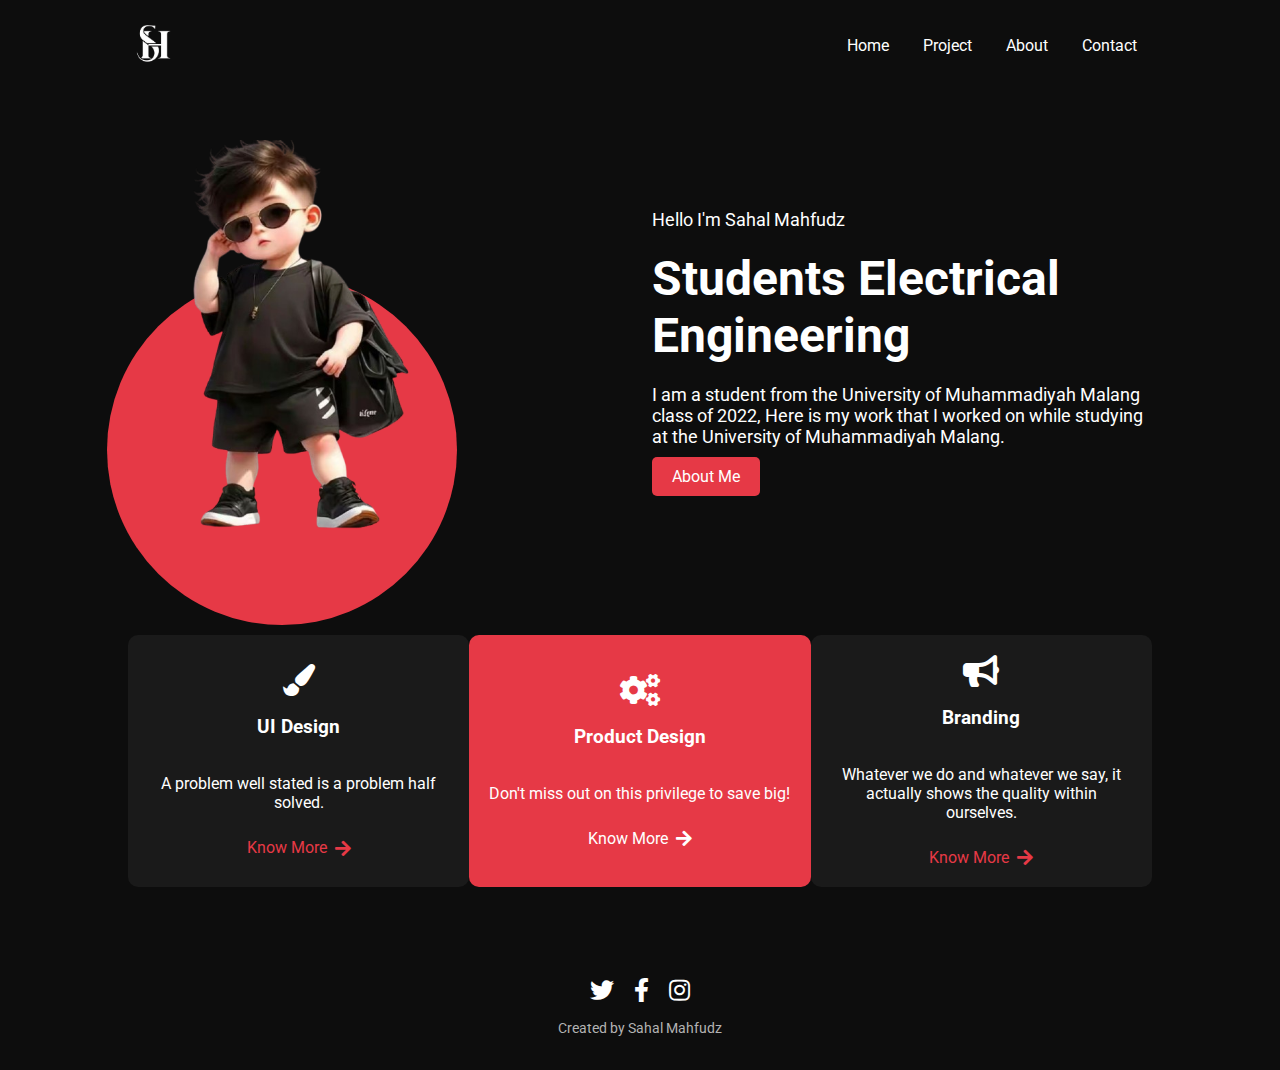
<file: index.html>
<!DOCTYPE html>
<html lang="en">
<head>
    <meta charset="UTF-8">
    <meta name="viewport" content="width=device-width, initial-scale=1.0">
    <title>Visual Designer Portfolio</title>
    <link href="https://cdnjs.cloudflare.com/ajax/libs/font-awesome/5.15.3/css/all.min.css" rel="stylesheet">
    <link href="https://fonts.googleapis.com/css2?family=Roboto:wght@400;700&display=swap" rel="stylesheet">
    <link rel="stylesheet" href="style.css">
    <link rel="shortcut icon" type="image/jpg" href="img/icon.png"/>
</head>
<body>
    <div class="container">
        <header>
            <img alt="Logo" src="img/logo.png" width="50">
            <nav>
                <a href="index.html">Home</a>
                <a href="project.html">Project</a>
                <a href="abbout.html">About</a>
                <a href="contact.html">Contact</a>
            </nav>
        </header>
        <section class="hero">
          <div class="hero-image-container">
              <img class="hero-image" alt="Visual Designer" src="img/unduhan__1_-removebg-preview.png" width="300">
          </div>
          <div class="hero-text">
              <p>Hello I'm Sahal Mahfudz</p>
              <h1>Students Electrical Engineering</h1>
              <p>I am a student from the University of Muhammadiyah Malang class of 2022, Here is my work that I worked on while studying at the University of Muhammadiyah Malang.</p>
              <a href="abbout.html">About Me</a>
          </div>
      </section>
      
        <section class="services">
          <div class="service">
              <i class="fas fa-paint-brush fa-2x"></i>
              <h3>UI Design</h3>
              <p>A problem well stated is a problem half solved.</p>
              <a href="UI Design.html" class="know-more">
                  Know More <i class="fas fa-arrow-right"></i>
              </a>
          </div>
          <div class="service">
              <i class="fas fa-cogs fa-2x"></i>
              <h3>Product Design</h3>
              <p>Don't miss out on this privilege to save big!</p>
              <a href="product_design.html" class="know-more">
                  Know More <i class="fas fa-arrow-right"></i>
              </a>
          </div>
          <div class="service">
              <i class="fas fa-bullhorn fa-2x"></i>
              <h3>Branding</h3>
              <p>Whatever we do and whatever we say, it actually shows the quality within ourselves.</p>
              <a href="branding.html" class="know-more">
                  Know More <i class="fas fa-arrow-right"></i>
              </a>
          </div>
      </section>

        <!-- More sections as in original code -->
        <footer>
          <div class="social-icons">
              <a href="https://x.com/SahalMa54816596?s=09"><i class="fab fa-twitter"></i></a>
              <a href="https://www.facebook.com/share/1BMgaGGTr7/"><i class="fab fa-facebook-f"></i></a>
              <a href="https://www.instagram.com/m.sahulll?igsh=OWRtb2llaGd5dnVp"><i class="fab fa-instagram"></i></a>
          </div>
          <p>Created by Sahal Mahfudz</p>
        </footer>
      
    </div>
</body>
</html>
</file>
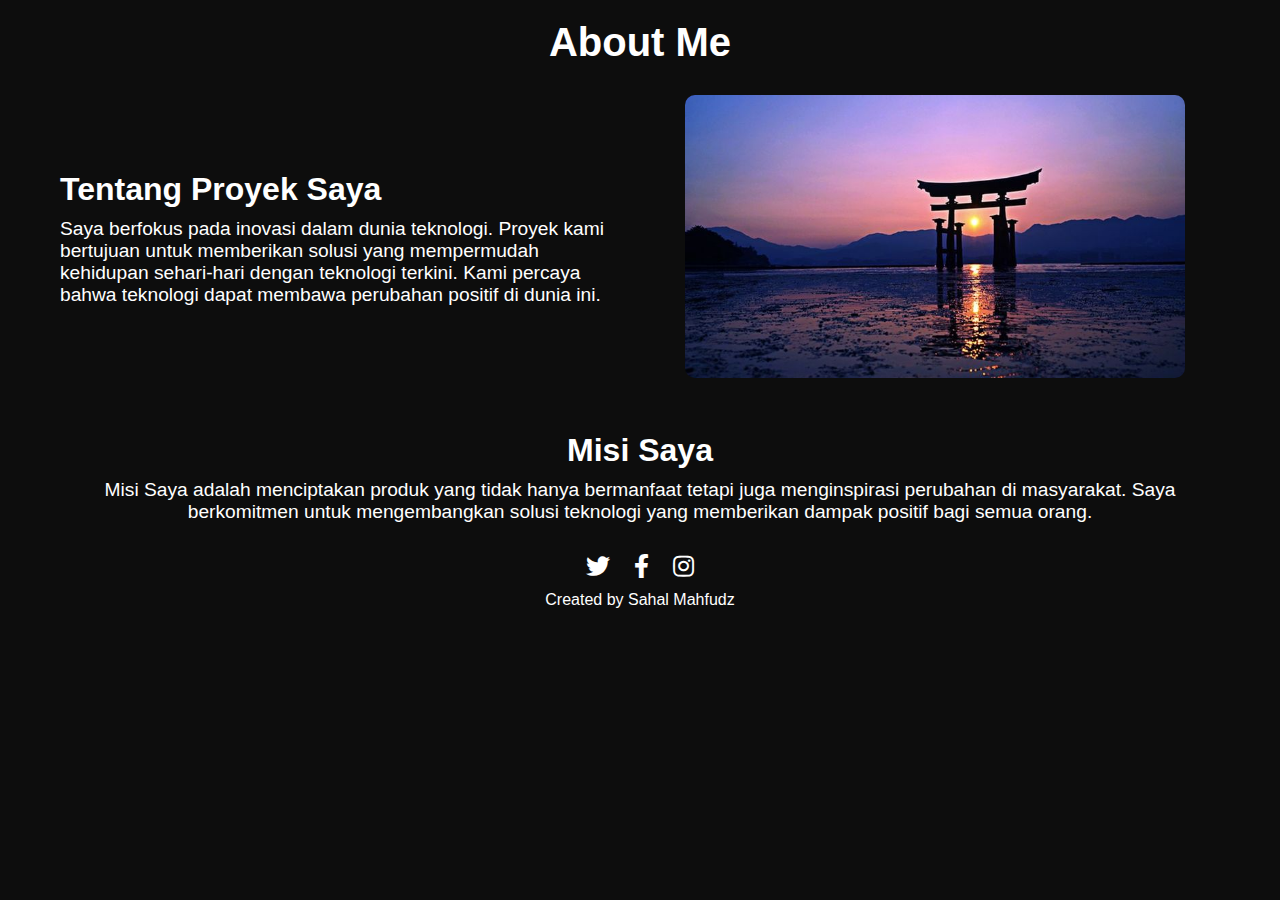
<file: abbout.html>
<!DOCTYPE html>
<html lang="id">
<head>
    <meta charset="UTF-8">
    <meta name="viewport" content="width=device-width, initial-scale=1.0">
    <title>About Me</title>
    <link rel="stylesheet" href="abbout.css">
    <!-- Link ke Font Awesome untuk ikon sosial media -->
    <link rel="stylesheet" href="https://cdnjs.cloudflare.com/ajax/libs/font-awesome/5.15.4/css/all.min.css">
    <link rel="shortcut icon" type="image/jpg" href="img/icon.png"/>

</head>
<body>
    <div class="container">
        <header>
            <h1>About Me</h1>
        </header>

        <section class="about-section">
            <div class="about-content">
                <h2>Tentang Proyek Saya</h2>
                <p>
                    Saya berfokus pada inovasi dalam dunia teknologi. Proyek kami bertujuan untuk memberikan solusi 
                    yang mempermudah kehidupan sehari-hari dengan teknologi terkini. Kami percaya bahwa teknologi dapat membawa perubahan 
                    positif di dunia ini.
                </p>
            </div>

            <div class="about-image">
                <img src="img/background.jpg" alt="Team Image">
            </div>
        </section>

        <section class="mission-section">
            <h2>Misi Saya</h2>
            <p>
                Misi Saya adalah menciptakan produk yang tidak hanya bermanfaat tetapi juga menginspirasi perubahan di masyarakat. Saya 
                berkomitmen untuk mengembangkan solusi teknologi yang memberikan dampak positif bagi semua orang.
            </p>
        </section>

        <footer>
            <div class="social-media">
                <a href="https://x.com/SahalMa54816596?s=09" target="_blank" class="social-icon"><i class="fab fa-twitter"></i></a>
                <a href="https://www.facebook.com/share/1BMgaGGTr7/" target="_blank" class="social-icon"><i class="fab fa-facebook-f"></i></a>
                <a href="https://www.instagram.com/m.sahulll?igsh=OWRtb2llaGd5dnVp" target="_blank" class="social-icon"><i class="fab fa-instagram"></i></a>

            </div>
            <p>Created by Sahal Mahfudz</p>
        </footer>
    </div>
</body>
</html>
</file>
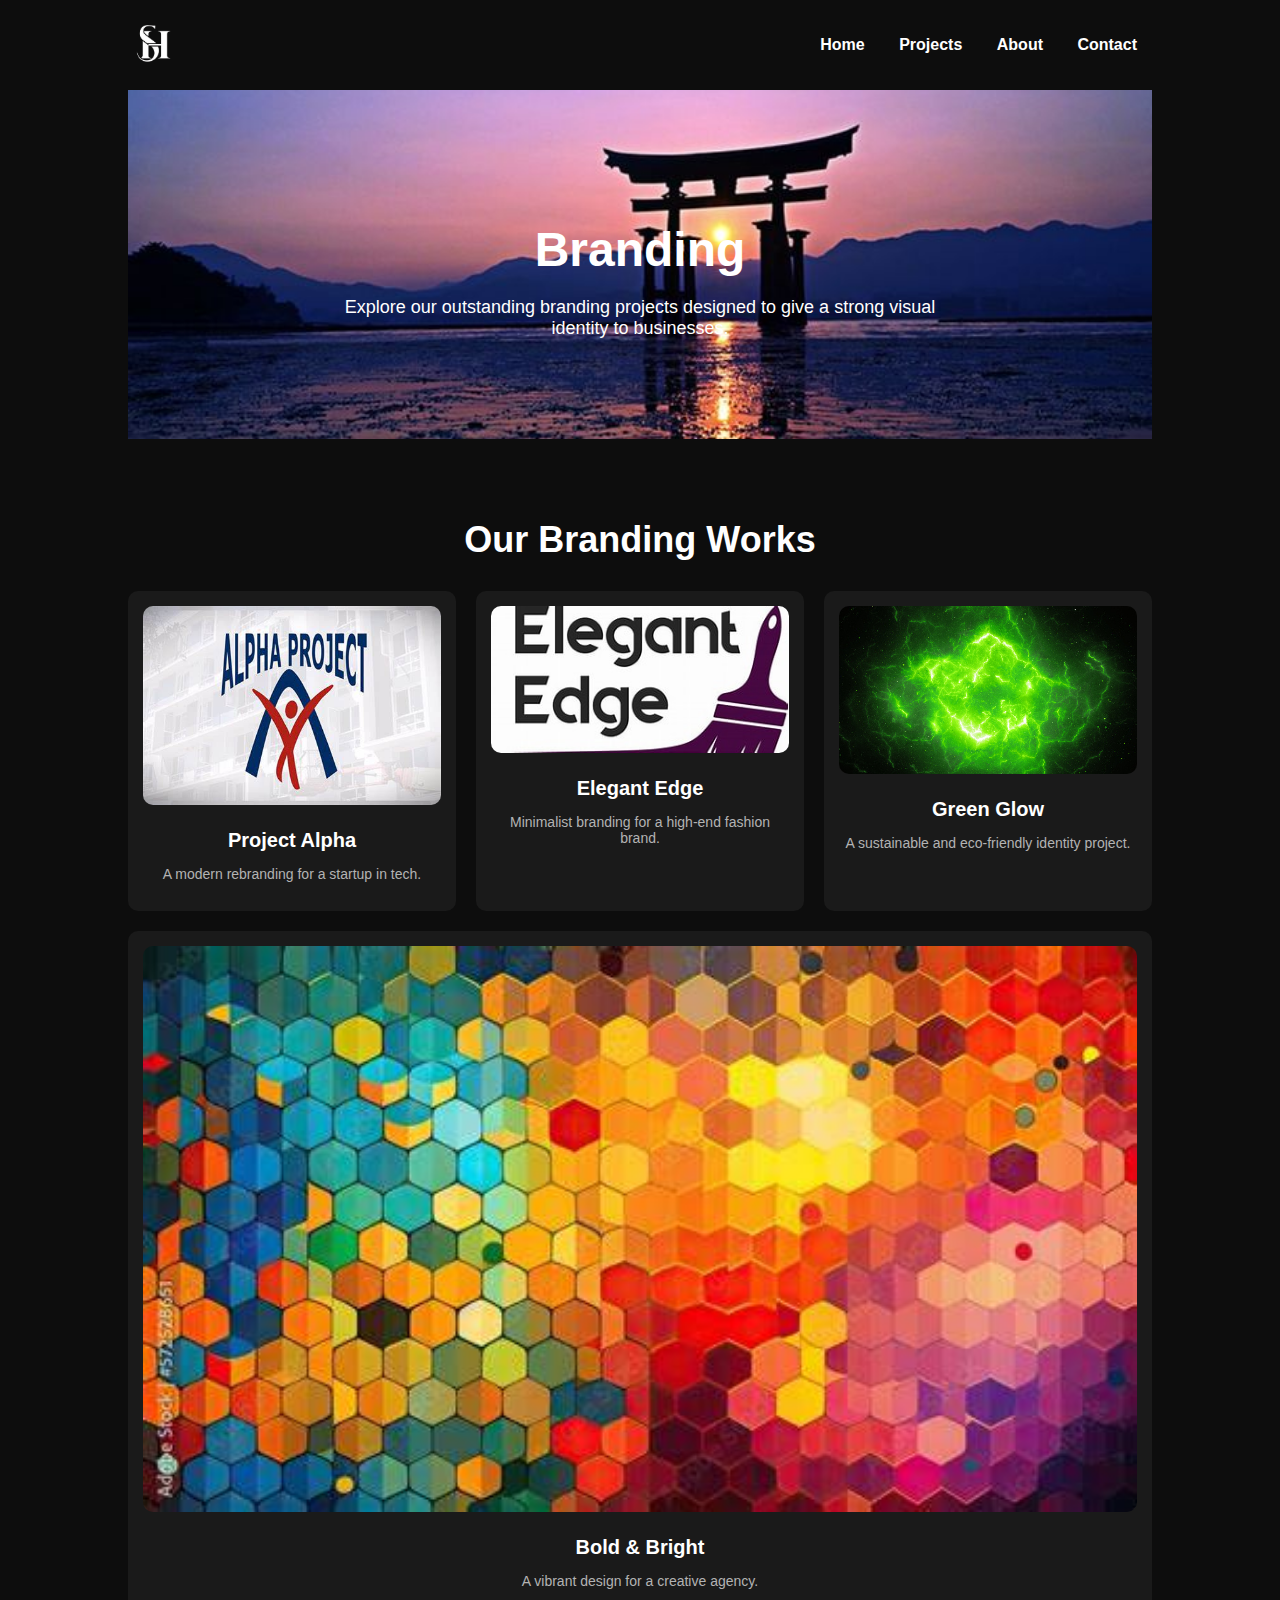
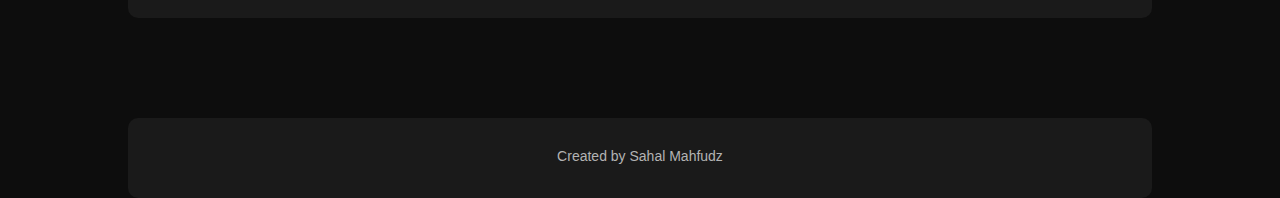
<file: branding.html>
<!DOCTYPE html>
<html lang="en">
<head>
    <meta charset="UTF-8">
    <meta name="viewport" content="width=device-width, initial-scale=1.0">
    <title>Branding - Portfolio</title>
    <link rel="stylesheet" href="branding.css">
    <link rel="shortcut icon" type="image/jpg" href="img/icon.png"/>
</head>
<body>
    <div class="container">
        <header>
            <img src="img/logo.png" alt="Logo" class="logo">
            <nav>
                <a href="index.html">Home</a>
                <a href="project.html">Projects</a>
                <a href="abbout.html">About</a>
                <a href="contact.html">Contact</a>
            </nav>
        </header>
        <section class="hero branding-hero">
            <div class="hero-text">
                <h1>Branding</h1>
                <p>Explore our outstanding branding projects designed to give a strong visual identity to businesses.</p>
            </div>
        </section>
        <section class="portfolio">
            <h2>Our Branding Works</h2>
            <div class="portfolio-container">
                <div class="portfolio-item">
                    <img src="img/OIP.jpg" alt="Branding Project 1">
                    <h3>Project Alpha</h3>
                    <p>A modern rebranding for a startup in tech.</p>
                </div>
                <div class="portfolio-item">
                    <img src="img/th.jpg" alt="Branding Project 2">
                    <h3>Elegant Edge</h3>
                    <p>Minimalist branding for a high-end fashion brand.</p>
                </div>
                <div class="portfolio-item">
                    <img src="img/istockphoto-1138161641-170667a.jpg" alt="Branding Project 3">
                    <h3>Green Glow</h3>
                    <p>A sustainable and eco-friendly identity project.</p>
                </div>
                <div class="portfolio-item">
                    <img src="img/OIP (1).jpg" alt="Branding Project 4">
                    <h3>Bold & Bright</h3>
                    <p>A vibrant design for a creative agency.</p>
                </div>
            </div>
        </section>
        <footer>
            <div class="social-media">
                <a href="https://x.com/SahalMa54816596?s=09" target="_blank" class="social-icon"><i class="fab fa-twitter"></i></a>
                <a href="https://www.facebook.com/share/1BMgaGGTr7/" target="_blank" class="social-icon"><i class="fab fa-facebook-f"></i></a>
                <a href="https://www.instagram.com/m.sahulll?igsh=OWRtb2llaGd5dnVp" target="_blank" class="social-icon"><i class="fab fa-instagram"></i></a>
            </div>
            <p>Created by Sahal Mahfudz</p>
        </footer>
    </div>
</body>
</html>
</file>
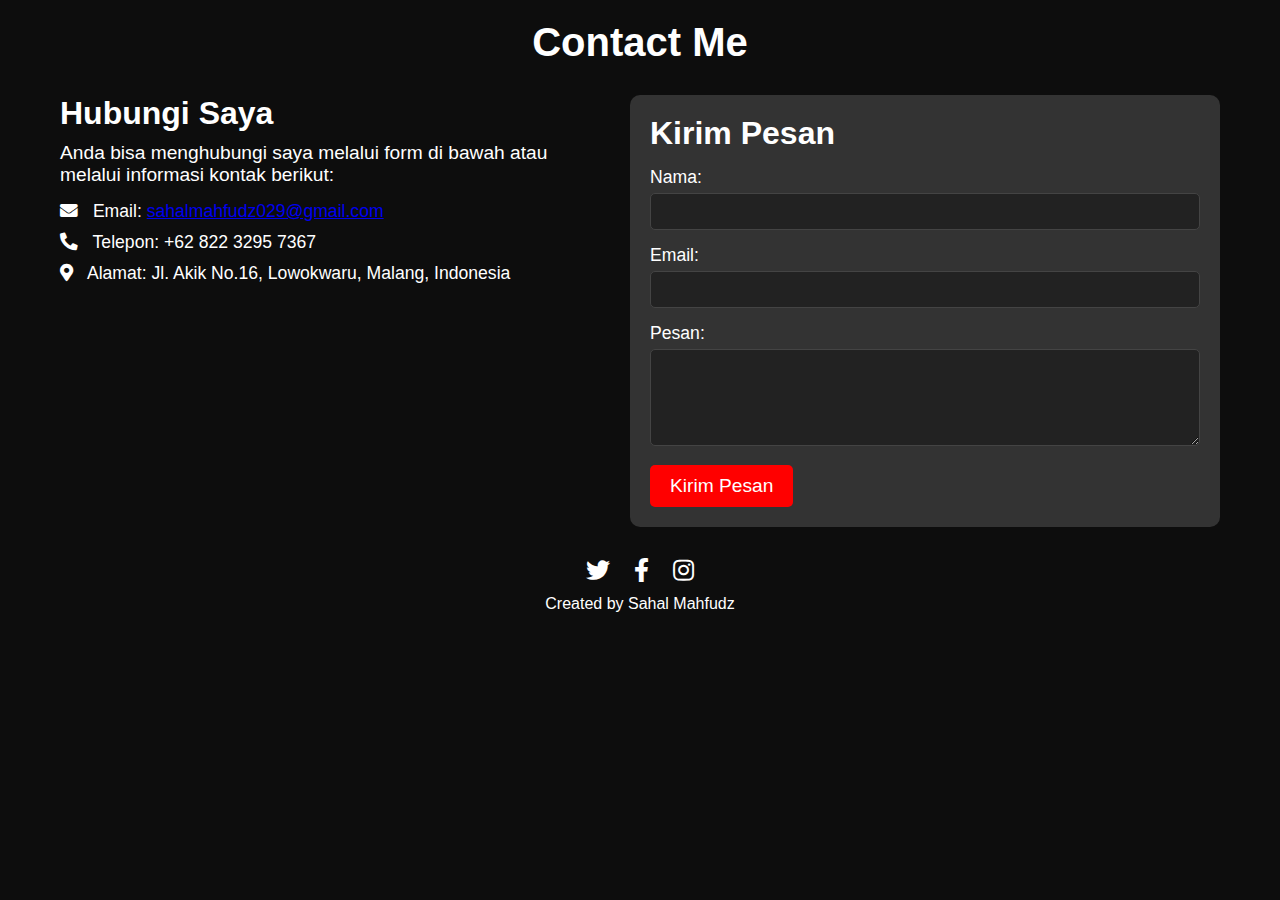
<file: contact.html>
<!DOCTYPE html>
<html lang="id">
<head>
    <meta charset="UTF-8">
    <meta name="viewport" content="width=device-width, initial-scale=1.0">
    <title>Contact Me</title>
    <link rel="stylesheet" href="contact.css">
    <!-- Link ke Font Awesome untuk ikon sosial media -->
    <link rel="stylesheet" href="https://cdnjs.cloudflare.com/ajax/libs/font-awesome/5.15.4/css/all.min.css">
    <link rel="shortcut icon" type="image/jpg" href="img/icon.png"/>

</head>
<body>
    <div class="container">
        <header>
            <h1>Contact Me</h1>
        </header>

        <section class="contact-section">
            <div class="contact-info">
                <h2>Hubungi Saya</h2>
                <p>Anda bisa menghubungi saya melalui form di bawah atau melalui informasi kontak berikut:</p>
                <ul>
                    <li><i class="fas fa-envelope"></i> Email: <a href="mailto:sahalmahfudz029@gmail.com">sahalmahfudz029@gmail.com</a></li>
                    <li><i class="fas fa-phone-alt"></i> Telepon: +62 822 3295 7367</li>
                    <li><i class="fas fa-map-marker-alt"></i> Alamat: Jl. Akik No.16, Lowokwaru, Malang, Indonesia</li>
                </ul>
            </div>

            <div class="contact-form">
                <h2>Kirim Pesan</h2>
                <form action="https://formspree.io/f/movqlaoa" method="POST">
                    <label for="name">Nama:</label>
                    <input type="text" id="name" name="name" required>

                    <label for="email">Email:</label>
                    <input type="email" id="email" name="email" required>

                    <label for="message">Pesan:</label>
                    <textarea id="message" name="message" rows="5" required></textarea>

                    <button type="submit">Kirim Pesan</button>
                </form>
            </div>
        </section>

        <footer>
            <div class="social-media">
                <a href="https://x.com/SahalMa54816596?s=09" target="_blank" class="social-icon"><i class="fab fa-twitter"></i></a>
                <a href="https://www.facebook.com/share/1BMgaGGTr7/" target="_blank" class="social-icon"><i class="fab fa-facebook-f"></i></a>
                <a href="https://www.instagram.com/m.sahulll?igsh=OWRtb2llaGd5dnVp" target="_blank" class="social-icon"><i class="fab fa-instagram"></i></a>
            </div>
            <p> Created by Sahal Mahfudz</p>
        </footer>
    </div>
</body>
</html>
</file>
<file: style.css>
body {
  margin: 0;
  font-family: 'Roboto', sans-serif;
  background-color: #0d0d0d;
  color: #fff;
}

.container {
  width: 80%;
  margin: 0 auto;
}

header {
  display: flex;
  justify-content: space-between;
  align-items: center;
  padding: 20px 0;
}

header img {
  width: 50px;
}

nav a {
  color: #fff;
  text-decoration: none;
  margin: 0 15px;
  transition: color 0.3s ease; /* Menambahkan transisi untuk perubahan warna */
}

/* Efek hover ketika mouse berada di atas item navbar */
nav a:hover {
  color: #e63946; /* Warna merah */
}

.hero {
  display: flex;
  align-items: center;
  justify-content: space-between;
  padding: 50px 0;
}

.hero img {
  width: 300px;
  border-radius: 10px;
}

.hero-text {
  max-width: 500px;
}

.hero-text h1 {
  font-size: 48px;
  margin: 0;
}

.hero-text p {
  font-size: 18px;
  margin: 20px 0;
}

.hero-text a {
  background-color: #e63946;
  color: #fff;
  padding: 10px 20px;
  text-decoration: none;
  border-radius: 5px;
}

.hero-text-container {
  position: relative;
  display: inline-block;
}

.hero-image {
  position: relative;
  z-index: 1;
}

.hero-image-container::before {
  content: '';
  position: absolute;
  top: 50%;
  left: 22%;
  transform: translate(-50%, -50%);
  width: 350px;
  height: 350px;
  background-color: #e63946;
  border-radius: 50%;
  z-index: 0;
}

.services {
  display: flex;
  justify-content: space-between;
  padding: 50px 0;
  text-align: center; /* Menambahkan ini untuk memusatkan teks */
}

.services .service {
  background-color: #1a1a1a;
  padding: 20px;
  border-radius: 10px;
  text-align: center; /* Memastikan teks dan ikon berada di tengah */
  width: 30%;
  display: flex;
  flex-direction: column;
  justify-content: center;
  align-items: center;
}

.services .service a {
  font-size: 16px;
  color: #e63946;
  text-decoration: none;
  display: inline-flex;
  align-items: center;
  margin-top: 10px;
}

.services .service a i {
  margin-left: 8px; /* Memberi jarak antara teks dan panah */
  font-size: 18px;
}

/* Hover effect untuk memperjelas interaksi */
.services .service a:hover {
  color: #f1faee;
}

.services .service a:hover i {
  transform: translateX(5px); /* Panah bergerak ke kanan saat hover */
}



.services .service:nth-child(2) {
  background-color: #e63946;
}

/* Untuk Know More yang ada di tengah */
.services .service:nth-child(2) a {
  color: white; /* Mengubah warna teks menjadi putih */
}

/* Hover effect untuk memberikan interaksi */
.services .service:nth-child(2) a:hover {
  color: #f1faee; /* Mengubah warna saat hover */
}

.services .service h3 {
  margin: 20px 0;
}

.services .service p {
  color: #fff;
}

footer {
  text-align: center; /* Pusatkan semua teks di dalam footer */
  padding: 20px 0;
}

footer .social-icons {
  display: flex;
  justify-content: center; /* Ikon berada di tengah horizontal */
  margin-top: 20px; /* Tambahkan jarak ke elemen di atas */
}

.social-icon:hover {
  color: #e63946; /* Mengubah warna ikon menjadi hijau ketika hover */
}

footer .social-icons a {
  margin: 0 10px; /* Memberi jarak antar ikon */
  color: #fff;
  text-decoration: none;
  font-size: 24px; /* Ukuran ikon */
}

footer p {
  margin-top: 15px; /* Jarak antara sosial media dengan teks */
  font-size: 14px; /* Ukuran teks */
  color: #b3b3b3; /* Warna teks */
}
</file>
<file: abbout.css>
* {
    margin: 0;
    padding: 0;
    box-sizing: border-box;
}

body {
    background-color: #0d0d0d;
    color: #fff;
    font-family: Arial, sans-serif;
}

.container {
    width: 100%;
    max-width: 1200px;
    margin: 0 auto;
    padding: 20px;
}

header {
    text-align: center;
    margin-bottom: 20px;
}

header h1 {
    font-size: 2.5rem;
    color: #fff;
}

.about-section {
    display: flex;
    justify-content: space-between;
    align-items: center;
    margin-top: 30px;
    gap: 20px;
}

.about-content {
    flex: 1;
    text-align: left;
}

.about-content h2 {
    font-size: 2rem;
    margin-bottom: 10px;
}

.about-content p {
    font-size: 1.2rem;
}

.about-image {
    flex: 1;
    text-align: center;
}

.about-image img {
    width: 100%;
    height: auto;
    max-width: 500px;
    border-radius: 10px;
}

.mission-section {
    margin-top: 50px;
    text-align: center;
}

.mission-section h2 {
    font-size: 2rem;
    margin-bottom: 10px;
}

.mission-section p {
    font-size: 1.2rem;
}

footer {
    text-align: center;
    margin-top: 30px;
}

.social-media {
    text-align: center;
    margin-bottom: 10px;
}

.social-icon {
    color: #fff;
    margin: 0 10px;
    font-size: 1.5rem;
    transition: color 0.3s;
}

.social-icon:hover {
    color: #e63946; /* Mengubah warna ikon menjadi hijau ketika hover */
}

/* Responsif untuk layar kecil */
@media (max-width: 768px) {
    .about-section {
        flex-direction: column;
        text-align: center;
    }

    .about-content, .about-image {
        flex: 1 1 100%;
    }
}
</file>
<file: branding.css>
/* General Body Styling */
body {
    margin: 0;
    font-family: 'Roboto', sans-serif;
    background-color: #0d0d0d;
    color: #fff;
}

/* Container */
.container {
    width: 80%;
    margin: 0 auto;
}

/* Header Section */
header {
    display: flex;
    justify-content: space-between;
    align-items: center;
    padding: 20px 0;
}

header .logo {
    width: 50px;
}

nav a {
    color: #fff;
    text-decoration: none;
    margin: 0 15px;
    font-weight: bold;
}

nav a:hover {
    color: #e63946;
}

/* Hero Section */
.hero {
    display: flex;
    flex-direction: column;
    justify-content: center;
    align-items: center;
    text-align: center;
    padding: 100px 20px;
    background-size: cover;
    background-position: center;
}

.hero h1 {
    font-size: 48px;
    margin-bottom: 20px;
}

.hero p {
    font-size: 18px;
    max-width: 600px;
    margin: 0 auto;
}

/* Branding Specific Hero */
.branding-hero {
    background-image: url('img/background.jpg');
}

/* Portfolio Section */
.portfolio {
    padding: 50px 0;
}

.portfolio h2 {
    text-align: center;
    margin-bottom: 30px;
    font-size: 36px;
    font-weight: bold;
}

.portfolio-container {
    display: flex;
    flex-wrap: wrap;
    gap: 20px;
    justify-content: space-between;
}

.portfolio-item {
    flex: 1 1 calc(25% - 20px);
    background-color: #1a1a1a;
    color: #fff;
    padding: 15px;
    border-radius: 10px;
    text-align: center;
    transition: transform 0.3s ease, background-color 0.3s ease;
}

.portfolio-item:hover {
    transform: translateY(-5px);
    background-color: #e63946;
}

.portfolio-item img {
    width: 100%;
    border-radius: 10px;
    margin-bottom: 10px;
}

.portfolio-item h3 {
    margin: 10px 0;
    font-size: 20px;
}

.portfolio-item p {
    color: #b3b3b3;
    font-size: 14px;
}

/* Footer Section */
footer {
    text-align: center;
    padding: 20px 0;
    margin-top: 50px;
    background-color: #1a1a1a;
    border-radius: 10px;
}

footer nav {
    margin-bottom: 10px;
}

footer nav a {
    color: #fff;
    text-decoration: none;
    margin: 0 10px;
    font-size: 14px;
}

footer nav a:hover {
    color: #e63946;
}

footer .social-icons {
    margin: 10px 0;
}

footer .social-icons a {
    color: #fff;
    margin: 0 10px;
    font-size: 18px;
    text-decoration: none;
    transition: color 0.3s ease;
}

footer .social-icons a:hover {
    color: #e63946;
}

footer p {
    font-size: 14px;
    color: #b3b3b3;
    margin-top: 10px;
}

/* Responsive Design */
@media (max-width: 768px) {
    .portfolio-container {
        flex-direction: column;
        gap: 20px;
    }

    .portfolio-item {
        flex: 1 1 100%;
    }
}
</file>
<file: contact.css>
* {
    margin: 0;
    padding: 0;
    box-sizing: border-box;
}

body {
    background-color: #0d0d0d;
    color: #fff;
    font-family: Arial, sans-serif;
}

.container {
    width: 100%;
    max-width: 1200px;
    margin: 0 auto;
    padding: 20px;
}

header {
    text-align: center;
    margin-bottom: 20px;
}

header h1 {
    font-size: 2.5rem;
    color: #fff;
}

.contact-section {
    display: flex;
    justify-content: space-between;
    align-items: flex-start;
    margin-top: 30px;
    gap: 20px;
}

.contact-info {
    flex: 1;
    text-align: left;
}

.contact-info h2 {
    font-size: 2rem;
    margin-bottom: 10px;
}

.contact-info p {
    font-size: 1.2rem;
    margin-bottom: 15px;
}

.contact-info ul {
    list-style: none;
    padding: 0;
}

.contact-info ul li {
    font-size: 1.1rem;
    margin: 10px 0;
}

.contact-info ul li i {
    margin-right: 10px;
}

.contact-form {
    flex: 1;
    text-align: left;
    padding: 20px;
    background-color: #333;
    border-radius: 10px;
}

.contact-form h2 {
    font-size: 2rem;
    margin-bottom: 15px;
}

.contact-form label {
    font-size: 1.1rem;
    margin-bottom: 5px;
    display: block;
}

.contact-form input, .contact-form textarea {
    width: 100%;
    padding: 10px;
    margin-bottom: 15px;
    background-color: #222;
    border: 1px solid #444;
    color: #fff;
    border-radius: 5px;
}

.contact-form button {
    padding: 10px 20px;
    background-color: red;
    border: none;
    color: #fff;
    font-size: 1.2rem;
    cursor: pointer;
    border-radius: 5px;
    transition: background-color 0.3s;
}

.contact-form button:hover {
    background-color: #fff;
    color: #000;
}

/* Footer */
footer {
    text-align: center;
    margin-top: 30px;
}

.social-media {
    text-align: center;
    margin-bottom: 10px;
}

.social-icon {
    color: #fff;
    margin: 0 10px;
    font-size: 1.5rem;
    transition: color 0.3s;
}

.social-icon:hover {
    color: #e63946; /* Mengubah warna ikon menjadi hijau ketika hover */
}

/* Responsif untuk layar kecil */
@media (max-width: 768px) {
    .contact-section {
        flex-direction: column;
        text-align: center;
    }

    .contact-info, .contact-form {
        flex: 1 1 100%;
    }
}
</file>
